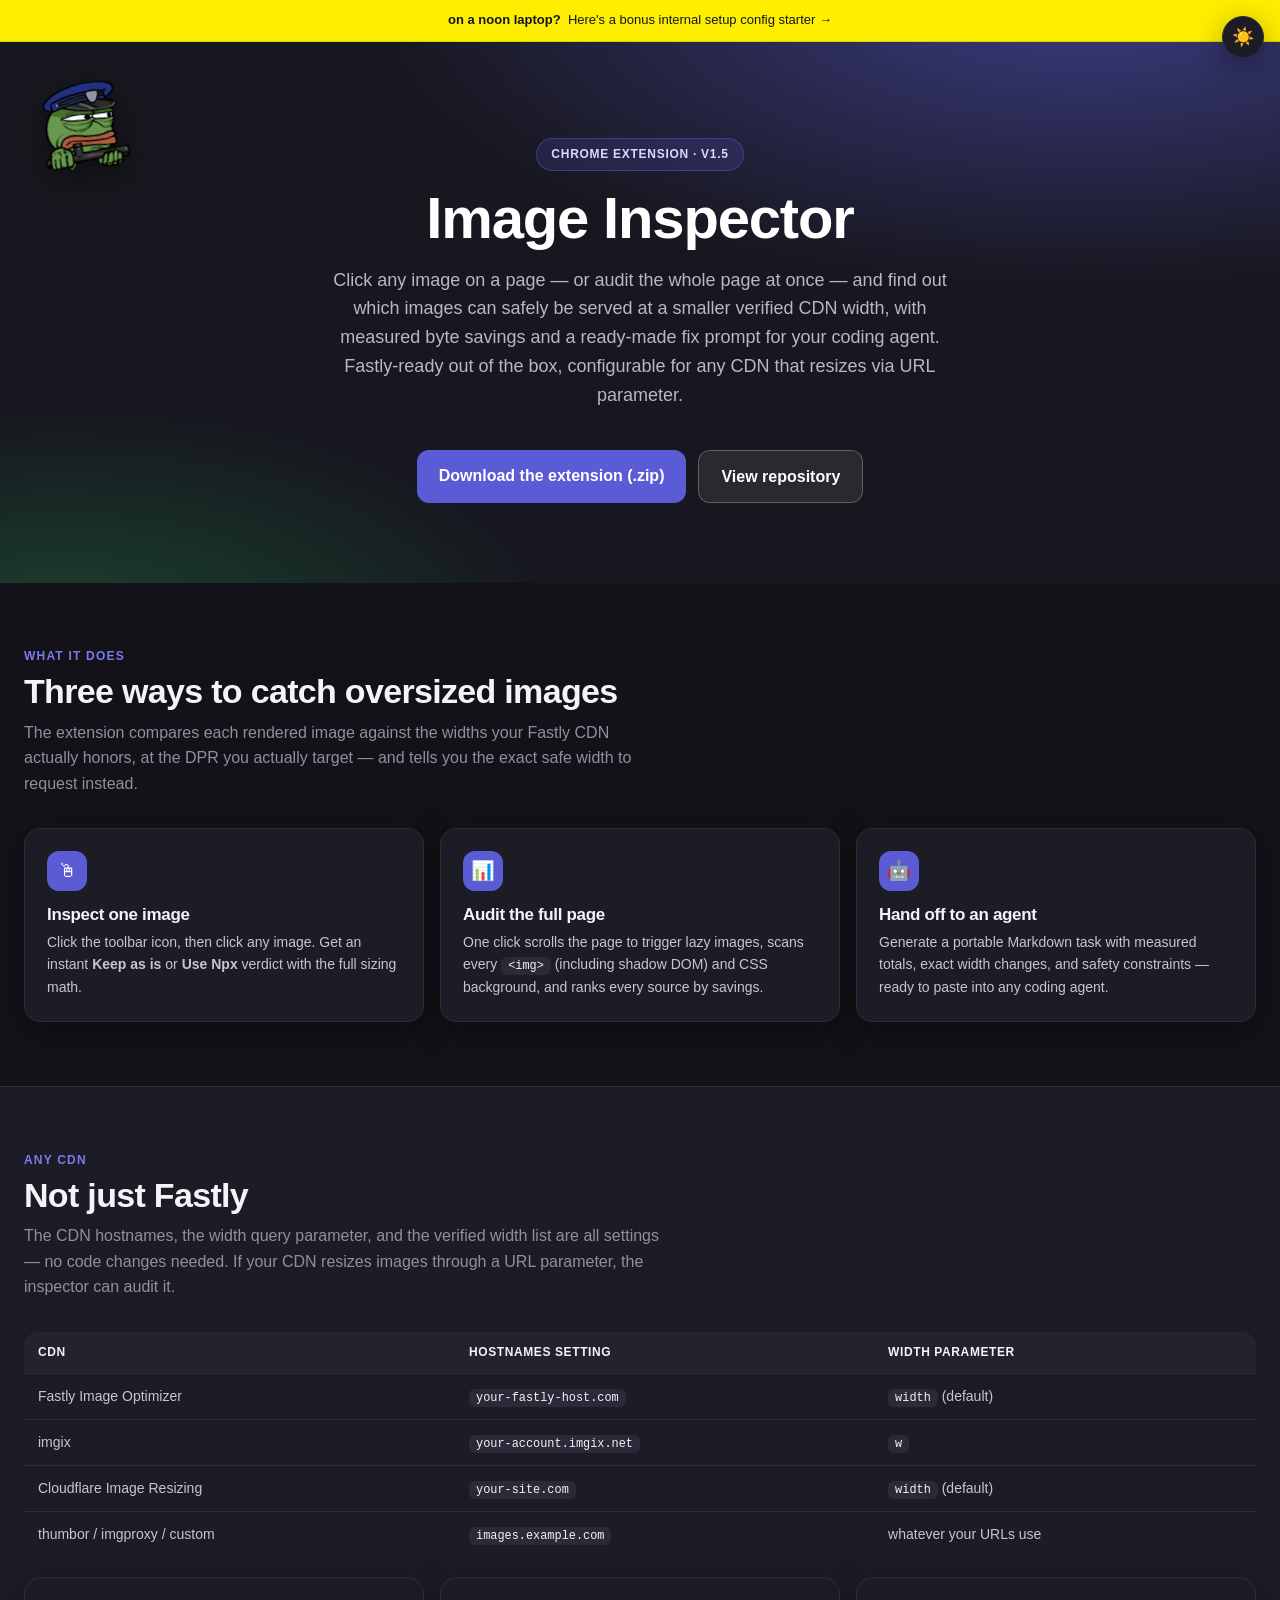
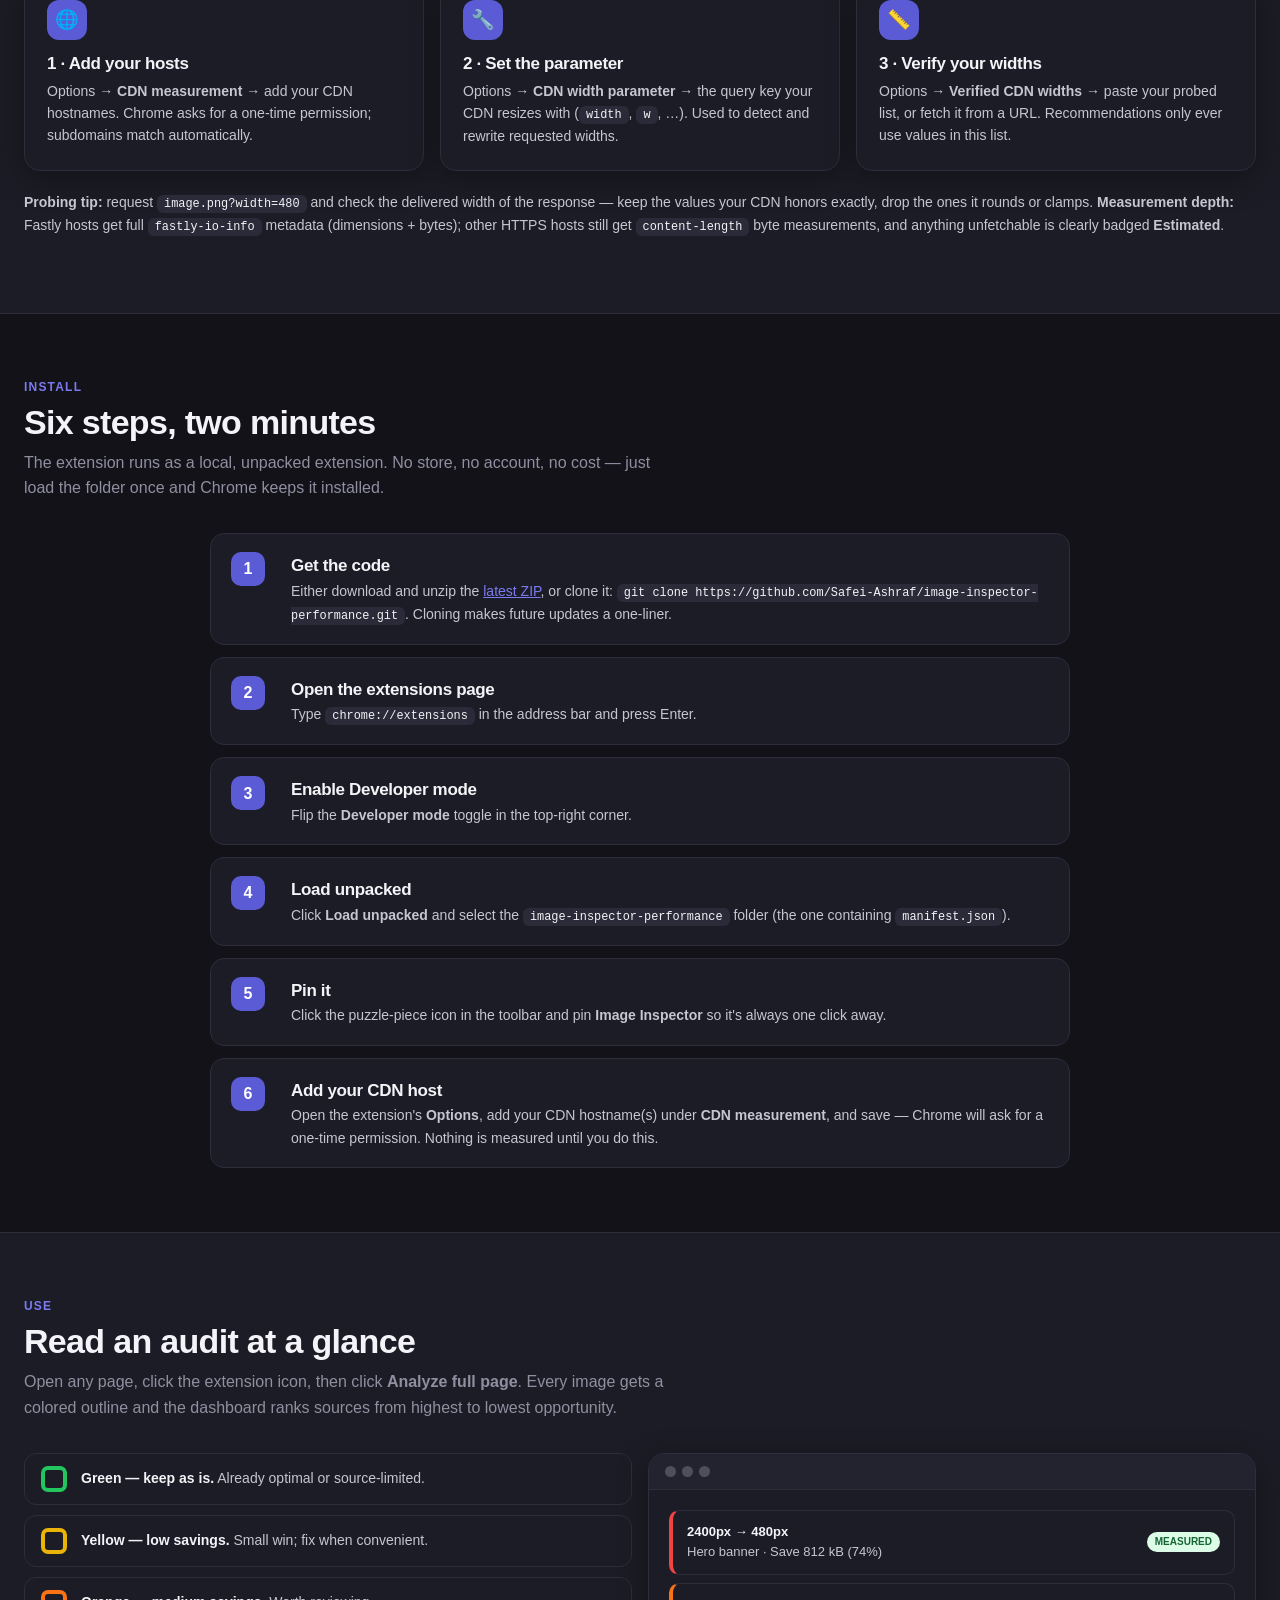
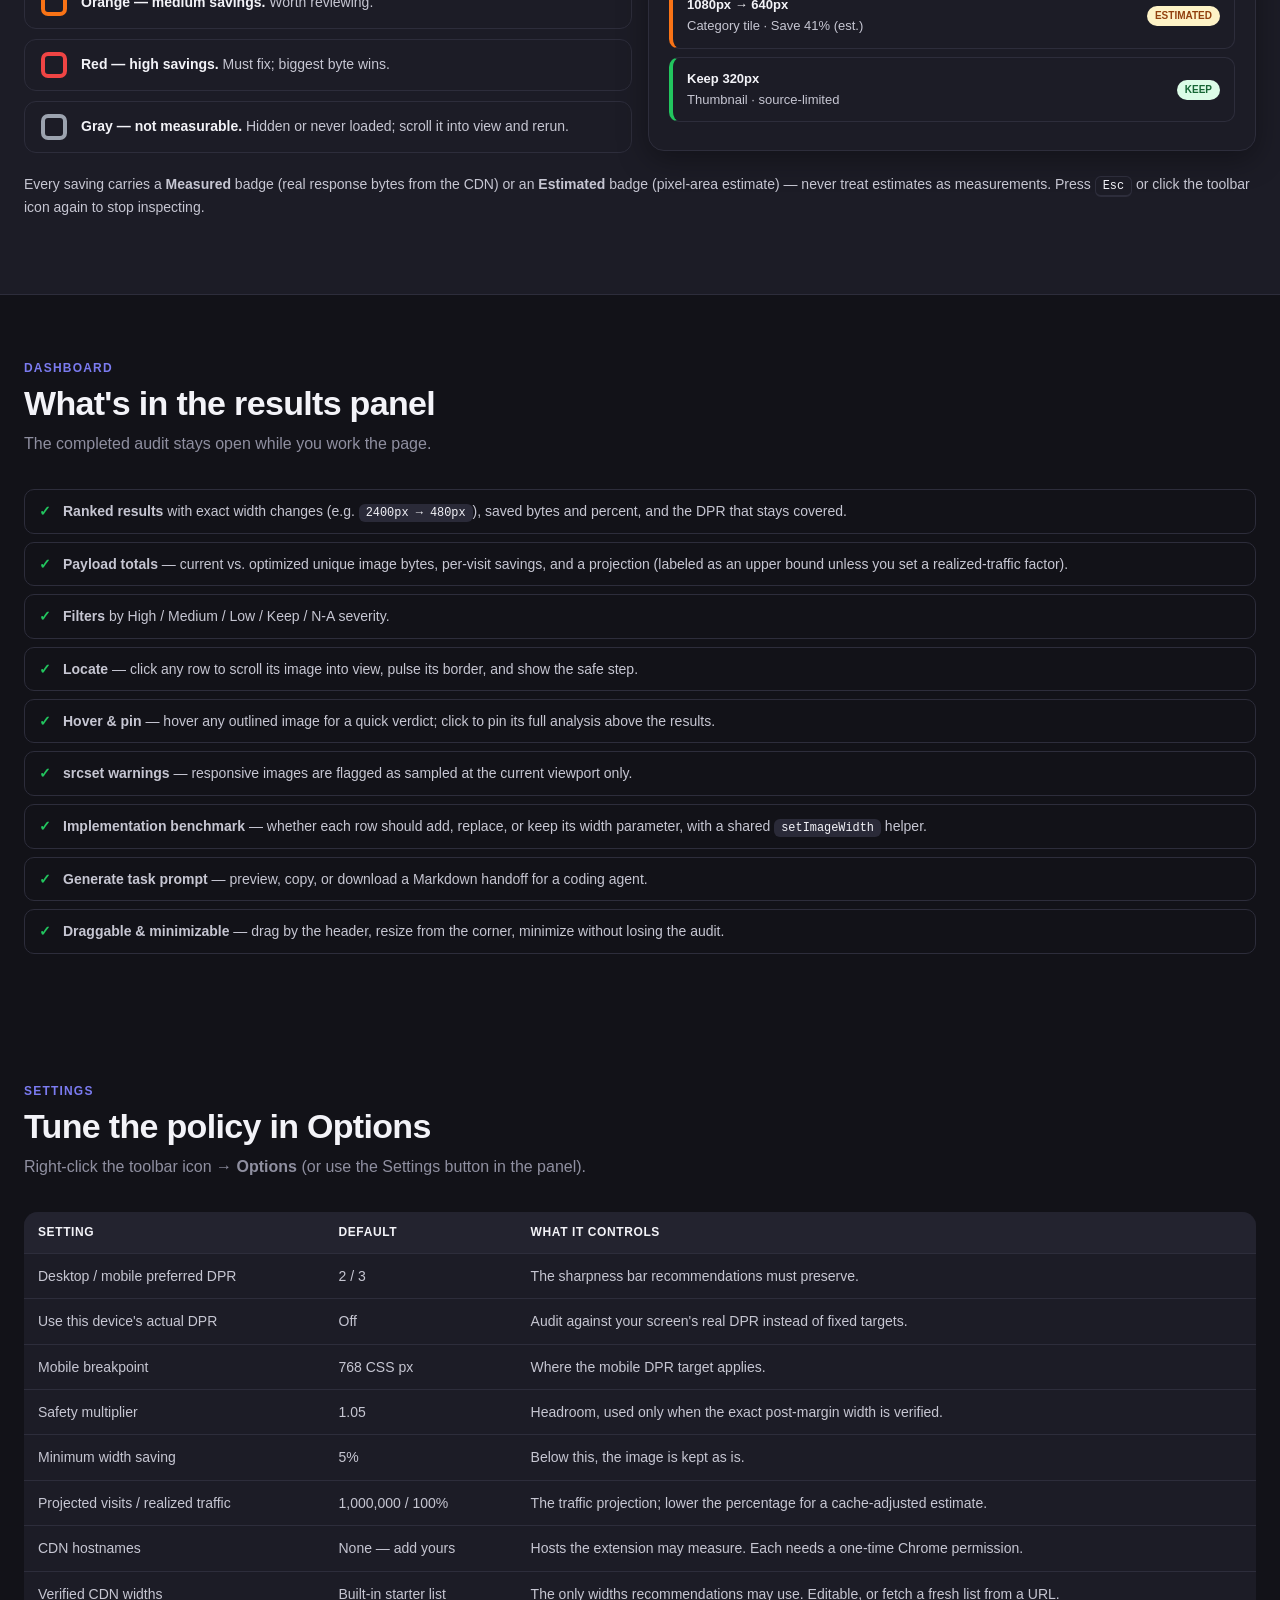
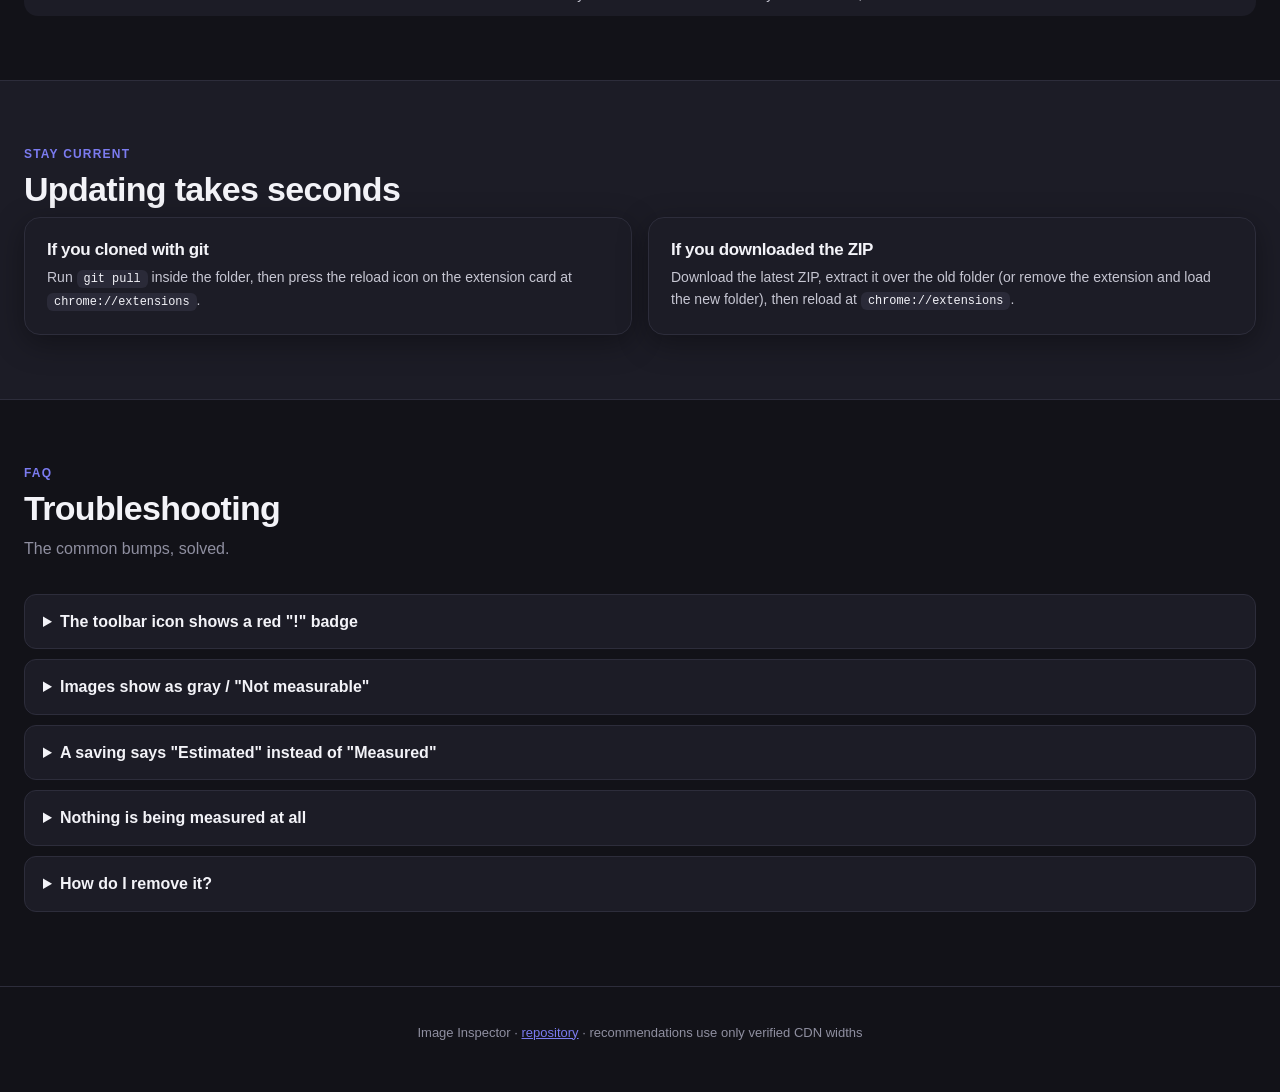
<file: index.html>
<!doctype html>
<html lang="en" data-theme="dark">
    <head>
        <meta charset="UTF-8" />
        <meta name="viewport" content="width=device-width, initial-scale=1" />
        <title>Image Inspector — Install &amp; Usage Guide</title>
        <meta
            name="description"
            content="Chrome extension that audits rendered images against verified Fastly CDN widths and shows exactly which ones can safely shrink."
        />
        <script>
            // Apply the saved theme before first paint; dark is the default.
            document.documentElement.dataset.theme = localStorage.getItem('fii-theme') || 'dark';
        </script>
        <style>
            :root {
                --ink: #f3f3f8;
                --body: #c6c6d2;
                --muted: #8f8fa0;
                --line: #2d2d3b;
                --bg: #121218;
                --card: #1c1c26;
                --card-soft: #23232f;
                --code-bg: #2a2a38;
                --brand: #7b7bf0;
                --brand-dark: #5b5bd6;
                --green: #22c55e;
                --yellow: #eab308;
                --orange: #f97316;
                --red: #ef4444;
                --gray: #9ca3af;
                --shadow: 0 8px 30px rgb(0 0 0 / 35%);
            }

            [data-theme="light"] {
                --ink: #17171f;
                --body: #444451;
                --muted: #777785;
                --line: #e4e4ec;
                --bg: #f6f6f9;
                --card: #ffffff;
                --card-soft: #f0f0f5;
                --code-bg: #eeeef4;
                --brand: #5b5bd6;
                --brand-dark: #4646b8;
                --shadow: 0 8px 30px rgb(24 24 42 / 5%);
            }

            * { box-sizing: border-box; }

            html { scroll-behavior: smooth; }

            body {
                margin: 0;
                color: var(--body);
                background: var(--bg);
                font-family: -apple-system, BlinkMacSystemFont, "Segoe UI", Roboto, sans-serif;
                font-size: 16px;
                line-height: 1.6;
                transition: background 0.25s ease, color 0.25s ease;
            }

            h1, h2, h3 { color: var(--ink); letter-spacing: -0.02em; line-height: 1.15; }
            h2 { margin: 0 0 8px; font-size: clamp(24px, 4vw, 34px); }
            h3 { margin: 0 0 6px; font-size: 17px; }
            p { margin: 0 0 12px; }
            a { color: var(--brand); }
            code, kbd {
                padding: 2px 7px;
                color: var(--ink);
                background: var(--code-bg);
                border-radius: 6px;
                font-family: ui-monospace, SFMono-Regular, Menlo, monospace;
                font-size: 0.85em;
            }
            kbd { border: 1px solid var(--line); border-bottom-width: 2px; background: var(--card); }

            .wrap { width: min(1400px, calc(100% - 48px)); margin: 0 auto; }
            section { padding: 64px 0; }
            .band { background: var(--card); border-block: 1px solid var(--line); }
            .section-eyebrow {
                margin-bottom: 6px;
                color: var(--brand);
                font-size: 12px;
                font-weight: 800;
                letter-spacing: 0.1em;
                text-transform: uppercase;
            }
            .section-lead { max-width: 640px; margin-bottom: 32px; color: var(--muted); }

            /* Theme toggle */
            .theme-toggle {
                position: fixed;
                top: 16px;
                right: 16px;
                z-index: 50;
                display: grid;
                place-items: center;
                width: 42px;
                height: 42px;
                color: var(--ink);
                background: var(--card);
                border: 1px solid var(--line);
                border-radius: 50%;
                font-size: 18px;
                cursor: pointer;
                box-shadow: var(--shadow);
                transition: transform 0.15s ease;
            }
            .theme-toggle:hover { transform: scale(1.08); }

            /* Internal onboarding banner */
            .internal-banner {
                position: sticky;
                top: 0;
                z-index: 40;
                display: block;
                padding: 10px 16px;
                color: #101628;
                background: #feee00;
                border-bottom: 1px solid rgb(16 22 40 / 15%);
                font-size: 13px;
                text-align: center;
                text-decoration: none;
            }
            .internal-banner:hover { background: #f5e200; }
            .internal-banner strong { color: #101628; }

            /* Hero */
            .hero {
                position: relative;
                overflow: hidden;
                padding: 96px 0 80px;
                color: #fff;
                text-align: center;
                background:
                    radial-gradient(1200px 500px at 85% -10%, rgb(91 91 214 / 55%), transparent 60%),
                    radial-gradient(900px 420px at 5% 110%, rgb(34 197 94 / 25%), transparent 55%),
                    #17171f;
            }
            .hero .wrap { display: flex; flex-direction: column; align-items: center; }
            .hero h1 { margin: 14px 0; color: #fff; font-size: clamp(36px, 6vw, 58px); }
            .hero p { max-width: 620px; margin-inline: auto; color: #b8b8c4; font-size: 18px; }
            .hero-badge {
                display: inline-flex;
                align-items: center;
                gap: 8px;
                padding: 6px 14px;
                color: #d7d7ff;
                background: rgb(91 91 214 / 18%);
                border: 1px solid rgb(91 91 214 / 45%);
                border-radius: 999px;
                font-size: 12px;
                font-weight: 700;
                letter-spacing: 0.06em;
                text-transform: uppercase;
            }
            .hero-mascot {
                position: absolute;
                top: 40px;
                left: max(40px, calc((100% - 1400px) / 2 + 40px));
                width: 88px;
                transform: rotate(-6deg);
                filter: drop-shadow(0 10px 18px rgb(0 0 0 / 45%));
                transition: transform 0.25s ease;
            }
            .hero-mascot:hover { transform: rotate(0deg) scale(1.05); }
            .hero-actions { display: flex; flex-wrap: wrap; justify-content: center; gap: 12px; margin-top: 28px; }
            .btn {
                display: inline-block;
                padding: 13px 22px;
                color: #fff;
                background: var(--brand-dark);
                border-radius: 12px;
                font-weight: 750;
                text-decoration: none;
            }
            .btn:hover { background: var(--brand); }
            .btn.secondary {
                color: #fff;
                background: rgb(255 255 255 / 8%);
                border: 1px solid rgb(255 255 255 / 25%);
            }
            .btn.secondary:hover { background: rgb(255 255 255 / 15%); }

            /* Cards */
            .grid { display: grid; gap: 16px; }
            .grid.cols-3 { grid-template-columns: repeat(3, minmax(0, 1fr)); }
            .grid.cols-2 { grid-template-columns: repeat(2, minmax(0, 1fr)); }
            .card {
                padding: 22px;
                background: var(--card);
                border: 1px solid var(--line);
                border-radius: 16px;
                box-shadow: var(--shadow);
            }
            .card p { margin: 0; font-size: 14px; }
            .card .icon {
                display: inline-grid;
                place-items: center;
                width: 40px;
                height: 40px;
                margin-bottom: 14px;
                color: #fff;
                background: var(--brand-dark);
                border-radius: 12px;
                font-size: 19px;
            }

            /* Steps */
            .steps { counter-reset: step; display: grid; gap: 12px; max-width: 860px; margin-inline: auto; }
            .step {
                counter-increment: step;
                display: grid;
                grid-template-columns: 44px 1fr;
                gap: 16px;
                align-items: start;
                padding: 18px 20px;
                background: var(--card);
                border: 1px solid var(--line);
                border-radius: 14px;
            }
            .step::before {
                content: counter(step);
                display: grid;
                place-items: center;
                width: 34px;
                height: 34px;
                color: #fff;
                background: var(--brand-dark);
                border-radius: 10px;
                font-weight: 800;
            }
            .step h3 { margin: 4px 0; }
            .step p { margin: 0; font-size: 14px; }

            /* Color legend */
            .legend { display: grid; gap: 10px; }
            .legend-row {
                display: flex;
                align-items: center;
                gap: 14px;
                padding: 12px 16px;
                background: var(--card);
                border: 1px solid var(--line);
                border-radius: 12px;
                font-size: 14px;
            }
            .swatch {
                flex: none;
                width: 26px;
                height: 26px;
                border: 4px solid var(--green);
                border-radius: 7px;
            }
            .swatch.yellow { border-color: var(--yellow); }
            .swatch.orange { border-color: var(--orange); }
            .swatch.red { border-color: var(--red); }
            .swatch.gray { border-color: var(--gray); }
            .legend-row strong { color: var(--ink); }

            /* Feature list */
            .features { display: grid; gap: 8px; margin: 0; padding: 0; list-style: none; }
            .features li {
                position: relative;
                padding: 10px 14px 10px 38px;
                background: var(--bg);
                border: 1px solid var(--line);
                border-radius: 10px;
                font-size: 14px;
            }
            .features li::before {
                content: "✓";
                position: absolute;
                left: 14px;
                color: var(--green);
                font-weight: 800;
            }

            /* Mock panel */
            .mock {
                overflow: hidden;
                background: var(--card);
                border: 1px solid var(--line);
                border-radius: 16px;
                box-shadow: var(--shadow);
            }
            .mock-bar {
                display: flex;
                gap: 6px;
                padding: 12px 16px;
                background: var(--card-soft);
                border-bottom: 1px solid var(--line);
            }
            .mock-bar i { width: 11px; height: 11px; border-radius: 50%; background: var(--muted); opacity: 0.4; }
            .mock-body { padding: 20px; }
            .mock-row {
                display: flex;
                justify-content: space-between;
                align-items: center;
                gap: 12px;
                padding: 11px 14px;
                margin-bottom: 8px;
                border: 1px solid var(--line);
                border-inline-start: 4px solid var(--red);
                border-radius: 10px;
                font-size: 13px;
            }
            .mock-row.medium { border-inline-start-color: var(--orange); }
            .mock-row.keep { border-inline-start-color: var(--green); }
            .mock-row b { color: var(--ink); }
            .mock-badge {
                padding: 2px 8px;
                color: #166534;
                background: #dcfce7;
                border-radius: 999px;
                font-size: 10px;
                font-weight: 800;
                text-transform: uppercase;
                white-space: nowrap;
            }
            .mock-badge.est { color: #92400e; background: #fef3c7; }

            table { width: 100%; border-collapse: collapse; background: var(--card); border-radius: 14px; overflow: hidden; }
            th, td { padding: 11px 14px; border-bottom: 1px solid var(--line); font-size: 14px; text-align: left; }
            th { color: var(--ink); background: var(--card-soft); font-size: 12px; letter-spacing: 0.05em; text-transform: uppercase; }
            tr:last-child td { border-bottom: 0; }

            details {
                padding: 14px 18px;
                margin-bottom: 10px;
                background: var(--card);
                border: 1px solid var(--line);
                border-radius: 12px;
            }
            summary { color: var(--ink); font-weight: 700; cursor: pointer; }
            details p { margin: 10px 0 0; font-size: 14px; }

            footer {
                padding: 36px 0 48px;
                color: var(--muted);
                border-top: 1px solid var(--line);
                font-size: 13px;
                text-align: center;
            }

            @media (max-width: 1100px) {
                .hero-mascot { width: 72px; top: 28px; left: 24px; }
            }
            @media (max-width: 900px) {
                .hero-mascot { display: none; }
            }
            @media (max-width: 720px) {
                .grid.cols-3, .grid.cols-2 { grid-template-columns: 1fr; }
                section { padding: 44px 0; }
            }
        </style>
    </head>
    <body>
        <button class="theme-toggle" type="button" aria-label="Toggle light and dark theme" title="Toggle theme">☀️</button>

        <a
            class="internal-banner"
            href="https://docs.google.com/document/d/1lGRN_mMbOQ_3RtNiPZpWQUIV49neca9AmQWWzW8lms8/edit?usp=sharing"
            target="_blank"
            rel="noopener noreferrer"
        >
            <strong>on a noon laptop?</strong>&nbsp; Here's a bonus internal setup config starter →
        </a>

        <header class="hero">
            <img class="hero-mascot" src="mascot.png" alt="Image Inspector mascot" />
            <div class="wrap">
                <span class="hero-badge">Chrome extension · v1.5</span>
                <h1>Image Inspector</h1>
                <p>
                    Click any image on a page — or audit the whole page at once — and find out which images can
                    safely be served at a smaller verified CDN width, with measured byte savings and a ready-made
                    fix prompt for your coding agent. Fastly-ready out of the box, configurable for any CDN that
                    resizes via URL parameter.
                </p>
                <div class="hero-actions">
                    <a class="btn" href="https://github.com/Safei-Ashraf/image-inspector-performance/archive/refs/heads/main.zip">Download the extension (.zip)</a>
                    <a class="btn secondary" href="https://github.com/Safei-Ashraf/image-inspector-performance">View repository</a>
                </div>
            </div>
        </header>

        <main>
            <section id="what">
                <div class="wrap">
                    <div class="section-eyebrow">What it does</div>
                    <h2>Three ways to catch oversized images</h2>
                    <p class="section-lead">
                        The extension compares each rendered image against the widths your Fastly CDN actually honors,
                        at the DPR you actually target — and tells you the exact safe width to request instead.
                    </p>
                    <div class="grid cols-3">
                        <div class="card">
                            <span class="icon">🖱</span>
                            <h3>Inspect one image</h3>
                            <p>Click the toolbar icon, then click any image. Get an instant <strong>Keep as is</strong> or <strong>Use Npx</strong> verdict with the full sizing math.</p>
                        </div>
                        <div class="card">
                            <span class="icon">📊</span>
                            <h3>Audit the full page</h3>
                            <p>One click scrolls the page to trigger lazy images, scans every <code>&lt;img&gt;</code> (including shadow DOM) and CSS background, and ranks every source by savings.</p>
                        </div>
                        <div class="card">
                            <span class="icon">🤖</span>
                            <h3>Hand off to an agent</h3>
                            <p>Generate a portable Markdown task with measured totals, exact width changes, and safety constraints — ready to paste into any coding agent.</p>
                        </div>
                    </div>
                </div>
            </section>

            <section id="cdns" class="band">
                <div class="wrap">
                    <div class="section-eyebrow">Any CDN</div>
                    <h2>Not just Fastly</h2>
                    <p class="section-lead">
                        The CDN hostnames, the width query parameter, and the verified width list are all settings —
                        no code changes needed. If your CDN resizes images through a URL parameter, the inspector
                        can audit it.
                    </p>
                    <table>
                        <tr><th>CDN</th><th>Hostnames setting</th><th>Width parameter</th></tr>
                        <tr><td>Fastly Image Optimizer</td><td><code>your-fastly-host.com</code></td><td><code>width</code> (default)</td></tr>
                        <tr><td>imgix</td><td><code>your-account.imgix.net</code></td><td><code>w</code></td></tr>
                        <tr><td>Cloudflare Image Resizing</td><td><code>your-site.com</code></td><td><code>width</code> (default)</td></tr>
                        <tr><td>thumbor / imgproxy / custom</td><td><code>images.example.com</code></td><td>whatever your URLs use</td></tr>
                    </table>
                    <div class="grid cols-3" style="margin-top:20px">
                        <div class="card">
                            <span class="icon">🌐</span>
                            <h3>1 · Add your hosts</h3>
                            <p>Options → <strong>CDN measurement</strong> → add your CDN hostnames. Chrome asks for a one-time permission; subdomains match automatically.</p>
                        </div>
                        <div class="card">
                            <span class="icon">🔧</span>
                            <h3>2 · Set the parameter</h3>
                            <p>Options → <strong>CDN width parameter</strong> → the query key your CDN resizes with (<code>width</code>, <code>w</code>, …). Used to detect and rewrite requested widths.</p>
                        </div>
                        <div class="card">
                            <span class="icon">📏</span>
                            <h3>3 · Verify your widths</h3>
                            <p>Options → <strong>Verified CDN widths</strong> → paste your probed list, or fetch it from a URL. Recommendations only ever use values in this list.</p>
                        </div>
                    </div>
                    <p style="margin-top:20px;font-size:14px">
                        <strong>Probing tip:</strong> request <code>image.png?width=480</code> and check the delivered
                        width of the response — keep the values your CDN honors exactly, drop the ones it rounds or
                        clamps. <strong>Measurement depth:</strong> Fastly hosts get full <code>fastly-io-info</code>
                        metadata (dimensions + bytes); other HTTPS hosts still get <code>content-length</code> byte
                        measurements, and anything unfetchable is clearly badged <strong>Estimated</strong>.
                    </p>
                </div>
            </section>

            <section id="install">
                <div class="wrap">
                    <div class="section-eyebrow">Install</div>
                    <h2>Six steps, two minutes</h2>
                    <p class="section-lead">
                        The extension runs as a local, unpacked extension. No store, no account, no cost — just load
                        the folder once and Chrome keeps it installed.
                    </p>
                    <div class="steps">
                        <div class="step">
                            <div>
                                <h3>Get the code</h3>
                                <p>Either download and unzip the <a href="https://github.com/Safei-Ashraf/image-inspector-performance/archive/refs/heads/main.zip">latest ZIP</a>, or clone it: <code>git clone https://github.com/Safei-Ashraf/image-inspector-performance.git</code>. Cloning makes future updates a one-liner.</p>
                            </div>
                        </div>
                        <div class="step">
                            <div>
                                <h3>Open the extensions page</h3>
                                <p>Type <code>chrome://extensions</code> in the address bar and press Enter.</p>
                            </div>
                        </div>
                        <div class="step">
                            <div>
                                <h3>Enable Developer mode</h3>
                                <p>Flip the <strong>Developer mode</strong> toggle in the top-right corner.</p>
                            </div>
                        </div>
                        <div class="step">
                            <div>
                                <h3>Load unpacked</h3>
                                <p>Click <strong>Load unpacked</strong> and select the <code>image-inspector-performance</code> folder (the one containing <code>manifest.json</code>).</p>
                            </div>
                        </div>
                        <div class="step">
                            <div>
                                <h3>Pin it</h3>
                                <p>Click the puzzle-piece icon in the toolbar and pin <strong>Image Inspector</strong> so it's always one click away.</p>
                            </div>
                        </div>
                        <div class="step">
                            <div>
                                <h3>Add your CDN host</h3>
                                <p>Open the extension's <strong>Options</strong>, add your CDN hostname(s) under <strong>CDN measurement</strong>, and save — Chrome will ask for a one-time permission. Nothing is measured until you do this.</p>
                            </div>
                        </div>
                    </div>
                </div>
            </section>

            <section id="use" class="band">
                <div class="wrap">
                    <div class="section-eyebrow">Use</div>
                    <h2>Read an audit at a glance</h2>
                    <p class="section-lead">
                        Open any page, click the extension icon, then click <strong>Analyze full page</strong>. Every
                        image gets a colored outline and the dashboard ranks sources from highest to lowest opportunity.
                    </p>
                    <div class="grid cols-2" style="align-items:start">
                        <div class="legend">
                            <div class="legend-row"><span class="swatch"></span><div><strong>Green — keep as is.</strong> Already optimal or source-limited.</div></div>
                            <div class="legend-row"><span class="swatch yellow"></span><div><strong>Yellow — low savings.</strong> Small win; fix when convenient.</div></div>
                            <div class="legend-row"><span class="swatch orange"></span><div><strong>Orange — medium savings.</strong> Worth reviewing.</div></div>
                            <div class="legend-row"><span class="swatch red"></span><div><strong>Red — high savings.</strong> Must fix; biggest byte wins.</div></div>
                            <div class="legend-row"><span class="swatch gray"></span><div><strong>Gray — not measurable.</strong> Hidden or never loaded; scroll it into view and rerun.</div></div>
                        </div>
                        <div class="mock">
                            <div class="mock-bar"><i></i><i></i><i></i></div>
                            <div class="mock-body">
                                <div class="mock-row"><span><b>2400px → 480px</b><br />Hero banner · Save 812 kB (74%)</span><span class="mock-badge">Measured</span></div>
                                <div class="mock-row medium"><span><b>1080px → 640px</b><br />Category tile · Save 41% (est.)</span><span class="mock-badge est">Estimated</span></div>
                                <div class="mock-row keep"><span><b>Keep 320px</b><br />Thumbnail · source-limited</span><span class="mock-badge">Keep</span></div>
                            </div>
                        </div>
                    </div>
                    <p style="margin-top:20px;font-size:14px">
                        Every saving carries a <strong>Measured</strong> badge (real response bytes from the CDN) or an
                        <strong>Estimated</strong> badge (pixel-area estimate) — never treat estimates as measurements.
                        Press <kbd>Esc</kbd> or click the toolbar icon again to stop inspecting.
                    </p>
                </div>
            </section>

            <section id="features">
                <div class="wrap">
                    <div class="section-eyebrow">Dashboard</div>
                    <h2>What's in the results panel</h2>
                    <p class="section-lead">The completed audit stays open while you work the page.</p>
                    <ul class="features">
                        <li><strong>Ranked results</strong> with exact width changes (e.g. <code>2400px → 480px</code>), saved bytes and percent, and the DPR that stays covered.</li>
                        <li><strong>Payload totals</strong> — current vs. optimized unique image bytes, per-visit savings, and a projection (labeled as an upper bound unless you set a realized-traffic factor).</li>
                        <li><strong>Filters</strong> by High / Medium / Low / Keep / N-A severity.</li>
                        <li><strong>Locate</strong> — click any row to scroll its image into view, pulse its border, and show the safe step.</li>
                        <li><strong>Hover &amp; pin</strong> — hover any outlined image for a quick verdict; click to pin its full analysis above the results.</li>
                        <li><strong>srcset warnings</strong> — responsive images are flagged as sampled at the current viewport only.</li>
                        <li><strong>Implementation benchmark</strong> — whether each row should add, replace, or keep its width parameter, with a shared <code>setImageWidth</code> helper.</li>
                        <li><strong>Generate task prompt</strong> — preview, copy, or download a Markdown handoff for a coding agent.</li>
                        <li><strong>Draggable &amp; minimizable</strong> — drag by the header, resize from the corner, minimize without losing the audit.</li>
                    </ul>
                </div>
            </section>

            <section id="settings">
                <div class="wrap">
                    <div class="section-eyebrow">Settings</div>
                    <h2>Tune the policy in Options</h2>
                    <p class="section-lead">
                        Right-click the toolbar icon → <strong>Options</strong> (or use the Settings button in the panel).
                    </p>
                    <table>
                        <tr><th>Setting</th><th>Default</th><th>What it controls</th></tr>
                        <tr><td>Desktop / mobile preferred DPR</td><td>2 / 3</td><td>The sharpness bar recommendations must preserve.</td></tr>
                        <tr><td>Use this device's actual DPR</td><td>Off</td><td>Audit against your screen's real DPR instead of fixed targets.</td></tr>
                        <tr><td>Mobile breakpoint</td><td>768 CSS px</td><td>Where the mobile DPR target applies.</td></tr>
                        <tr><td>Safety multiplier</td><td>1.05</td><td>Headroom, used only when the exact post-margin width is verified.</td></tr>
                        <tr><td>Minimum width saving</td><td>5%</td><td>Below this, the image is kept as is.</td></tr>
                        <tr><td>Projected visits / realized traffic</td><td>1,000,000 / 100%</td><td>The traffic projection; lower the percentage for a cache-adjusted estimate.</td></tr>
                        <tr><td>CDN hostnames</td><td>None — add yours</td><td>Hosts the extension may measure. Each needs a one-time Chrome permission.</td></tr>
                        <tr><td>Verified CDN widths</td><td>Built-in starter list</td><td>The only widths recommendations may use. Editable, or fetch a fresh list from a URL.</td></tr>
                    </table>
                </div>
            </section>

            <section id="update" class="band">
                <div class="wrap">
                    <div class="section-eyebrow">Stay current</div>
                    <h2>Updating takes seconds</h2>
                    <div class="grid cols-2">
                        <div class="card">
                            <h3>If you cloned with git</h3>
                            <p>Run <code>git pull</code> inside the folder, then press the reload icon on the extension card at <code>chrome://extensions</code>.</p>
                        </div>
                        <div class="card">
                            <h3>If you downloaded the ZIP</h3>
                            <p>Download the latest ZIP, extract it over the old folder (or remove the extension and load the new folder), then reload at <code>chrome://extensions</code>.</p>
                        </div>
                    </div>
                </div>
            </section>

            <section id="faq">
                <div class="wrap">
                    <div class="section-eyebrow">FAQ</div>
                    <h2>Troubleshooting</h2>
                    <p class="section-lead">The common bumps, solved.</p>
                    <details>
                        <summary>The toolbar icon shows a red "!" badge</summary>
                        <p>The page couldn't be injected — Chrome Web Store pages, <code>chrome://</code> pages, and PDFs are off-limits to all extensions. Try a regular page.</p>
                    </details>
                    <details>
                        <summary>Images show as gray / "Not measurable"</summary>
                        <p>They were hidden or still loading during the audit. The audit already auto-scrolls and waits, but some carousels and late-mounted widgets need a manual scroll — then press <strong>Run again</strong>.</p>
                    </details>
                    <details>
                        <summary>A saving says "Estimated" instead of "Measured"</summary>
                        <p>The optimized variant couldn't be fetched from the CDN (non-CDN host, or a blocked request), so the byte figure is a pixel-area estimate. Treat it as indicative, not exact.</p>
                    </details>
                    <details>
                        <summary>Nothing is being measured at all</summary>
                        <p>No CDN hostname is configured yet. Open Options, add your CDN host(s) under <strong>CDN measurement</strong>, and save — Chrome requires a one-time permission grant per host.</p>
                    </details>
                    <details>
                        <summary>How do I remove it?</summary>
                        <p>Go to <code>chrome://extensions</code> and click <strong>Remove</strong> on the Image Inspector card. The folder can then be deleted.</p>
                    </details>
                </div>
            </section>
        </main>

        <footer>
            <div class="wrap">
                <p>
                    Image Inspector ·
                    <a href="https://github.com/Safei-Ashraf/image-inspector-performance">repository</a> ·
                    recommendations use only verified CDN widths
                </p>
            </div>
        </footer>

        <script>
            const toggle = document.querySelector('.theme-toggle');
            const syncIcon = () => {
                toggle.textContent = document.documentElement.dataset.theme === 'dark' ? '☀️' : '🌙';
            };
            toggle.addEventListener('click', () => {
                const next = document.documentElement.dataset.theme === 'dark' ? 'light' : 'dark';
                document.documentElement.dataset.theme = next;
                localStorage.setItem('fii-theme', next);
                syncIcon();
            });
            syncIcon();
        </script>
    </body>
</html>
</file>
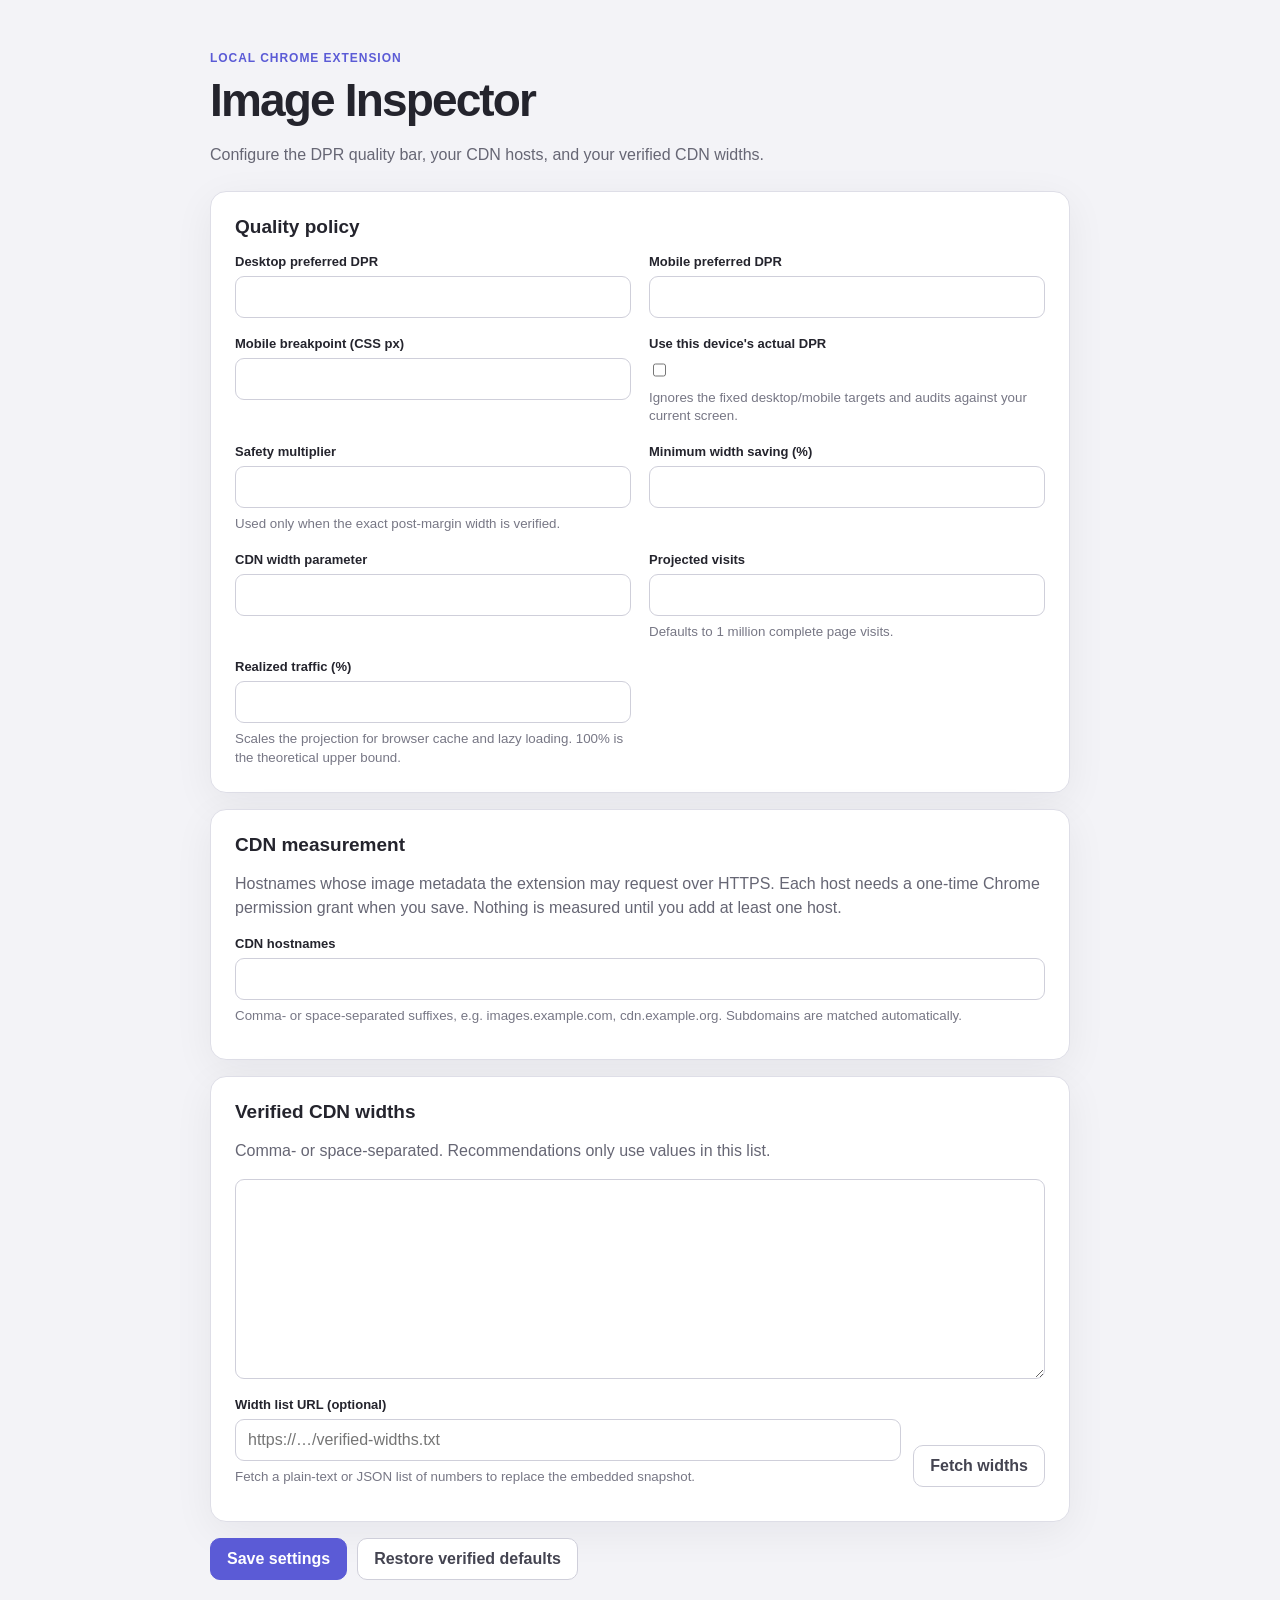
<file: options.html>
<!doctype html>
<html lang="en">
    <head>
        <meta charset="UTF-8" />
        <meta name="viewport" content="width=device-width, initial-scale=1" />
        <title>Image Inspector settings</title>
        <link rel="stylesheet" href="options.css" />
    </head>
    <body>
        <main>
            <header>
                <span>Local Chrome extension</span>
                <h1>Image Inspector</h1>
                <p>Configure the DPR quality bar, your CDN hosts, and your verified CDN widths.</p>
            </header>

            <form id="settings-form">
                <section>
                    <h2>Quality policy</h2>
                    <div class="field-grid">
                        <label>
                            <span>Desktop preferred DPR</span>
                            <input name="desktopTargetDpr" type="number" min="1" max="4" step="0.25" required />
                        </label>
                        <label>
                            <span>Mobile preferred DPR</span>
                            <input name="mobileTargetDpr" type="number" min="1" max="4" step="0.25" required />
                        </label>
                        <label>
                            <span>Mobile breakpoint (CSS px)</span>
                            <input name="breakpoint" type="number" min="320" max="1600" step="1" required />
                        </label>
                        <label class="checkbox-field">
                            <span>Use this device's actual DPR</span>
                            <input name="useDeviceDpr" type="checkbox" />
                            <small>Ignores the fixed desktop/mobile targets and audits against your current screen.</small>
                        </label>
                        <label>
                            <span>Safety multiplier</span>
                            <input name="safetyMargin" type="number" min="1" max="1.25" step="0.01" required />
                            <small>Used only when the exact post-margin width is verified.</small>
                        </label>
                        <label>
                            <span>Minimum width saving (%)</span>
                            <input name="minWidthSavingPercent" type="number" min="0" max="50" step="1" required />
                        </label>
                        <label>
                            <span>CDN width parameter</span>
                            <input name="widthParameter" type="text" required />
                        </label>
                        <label>
                            <span>Projected visits</span>
                            <input name="projectedVisits" type="number" min="1" step="1000" required />
                            <small>Defaults to 1 million complete page visits.</small>
                        </label>
                        <label>
                            <span>Realized traffic (%)</span>
                            <input name="realizedTrafficPercent" type="number" min="1" max="100" step="1" required />
                            <small>Scales the projection for browser cache and lazy loading. 100% is the theoretical upper bound.</small>
                        </label>
                    </div>
                </section>

                <section>
                    <h2>CDN measurement</h2>
                    <p>Hostnames whose image metadata the extension may request over HTTPS. Each host needs a one-time Chrome permission grant when you save. Nothing is measured until you add at least one host.</p>
                    <label>
                        <span>CDN hostnames</span>
                        <input name="cdnHosts" type="text" required />
                        <small>Comma- or space-separated suffixes, e.g. images.example.com, cdn.example.org. Subdomains are matched automatically.</small>
                    </label>
                    <small id="host-permission-status" role="status"></small>
                </section>

                <section>
                    <h2>Verified CDN widths</h2>
                    <p>Comma- or space-separated. Recommendations only use values in this list.</p>
                    <textarea name="honoredWidths" rows="9" spellcheck="false" required></textarea>
                    <div class="fetch-row">
                        <label>
                            <span>Width list URL (optional)</span>
                            <input name="widthListUrl" type="url" placeholder="https://…/verified-widths.txt" />
                            <small>Fetch a plain-text or JSON list of numbers to replace the embedded snapshot.</small>
                        </label>
                        <button id="fetch-widths" class="secondary" type="button">Fetch widths</button>
                    </div>
                    <small id="width-list-status" role="status"></small>
                </section>

                <div class="actions">
                    <button type="submit">Save settings</button>
                    <button id="restore-defaults" class="secondary" type="button">Restore verified defaults</button>
                    <span id="status" role="status"></span>
                </div>
            </form>
        </main>
        <script src="analysis.js"></script>
        <script src="options.js"></script>
    </body>
</html>
</file>
<file: options.css>
:root {
    color: #24242d;
    background: #f3f3f7;
    font-family: -apple-system, BlinkMacSystemFont, "Segoe UI", sans-serif;
}

* {
    box-sizing: border-box;
}

body {
    margin: 0;
}

main {
    width: min(860px, calc(100% - 32px));
    margin: 48px auto;
}

header {
    margin-block-end: 24px;
}

header > span {
    color: #5b5bd6;
    font-size: 12px;
    font-weight: 750;
    letter-spacing: 0.08em;
    text-transform: uppercase;
}

h1 {
    margin: 7px 0 8px;
    font-size: clamp(30px, 5vw, 46px);
    letter-spacing: -0.04em;
}

h2 {
    margin-block-start: 0;
    font-size: 19px;
}

p {
    color: #666674;
    line-height: 1.5;
}

form {
    display: grid;
    gap: 16px;
}

section {
    padding: 24px;
    background: #fff;
    border: 1px solid #dedee7;
    border-radius: 16px;
    box-shadow: 0 10px 40px rgb(24 24 42 / 6%);
}

.field-grid {
    display: grid;
    grid-template-columns: repeat(2, minmax(0, 1fr));
    gap: 18px;
}

label {
    display: flex;
    flex-direction: column;
    gap: 7px;
}

label > span {
    font-size: 13px;
    font-weight: 700;
}

small {
    color: #777785;
    line-height: 1.4;
}

input,
textarea {
    width: 100%;
    padding: 11px 12px;
    color: #24242d;
    background: #fff;
    border: 1px solid #cfcfda;
    border-radius: 9px;
    font: inherit;
}

textarea {
    font-family: ui-monospace, SFMono-Regular, Menlo, monospace;
    font-size: 13px;
    line-height: 1.5;
    resize: vertical;
}

input:focus,
textarea:focus,
button:focus-visible {
    outline: 3px solid rgb(91 91 214 / 24%);
    outline-offset: 2px;
}

.actions {
    display: flex;
    align-items: center;
    flex-wrap: wrap;
    gap: 10px;
}

button {
    min-height: 42px;
    padding: 10px 16px;
    color: #fff;
    background: #5b5bd6;
    border: 1px solid #5b5bd6;
    border-radius: 10px;
    font: inherit;
    font-weight: 700;
    cursor: pointer;
}

button.secondary {
    color: #444451;
    background: #fff;
    border-color: #cfcfda;
}

#status {
    color: #32634f;
    font-size: 13px;
    font-weight: 650;
}

.checkbox-field input[type="checkbox"] {
    width: auto;
    align-self: flex-start;
    min-height: 18px;
}

.fetch-row {
    display: grid;
    grid-template-columns: 1fr auto;
    align-items: end;
    gap: 12px;
    margin-block-start: 14px;
}

#width-list-status,
#host-permission-status {
    display: block;
    margin-block-start: 10px;
}

#width-list-status[data-state="stale"],
#host-permission-status[data-state="stale"] {
    color: #b42318;
    font-weight: 650;
}

#width-list-status[data-state="fresh"],
#host-permission-status[data-state="fresh"] {
    color: #32634f;
}

@media (max-width: 640px) {
    .fetch-row {
        grid-template-columns: 1fr;
    }
}

@media (max-width: 640px) {
    main {
        margin: 24px auto;
    }

    section {
        padding: 18px;
    }

    .field-grid {
        grid-template-columns: 1fr;
    }
}
</file>
